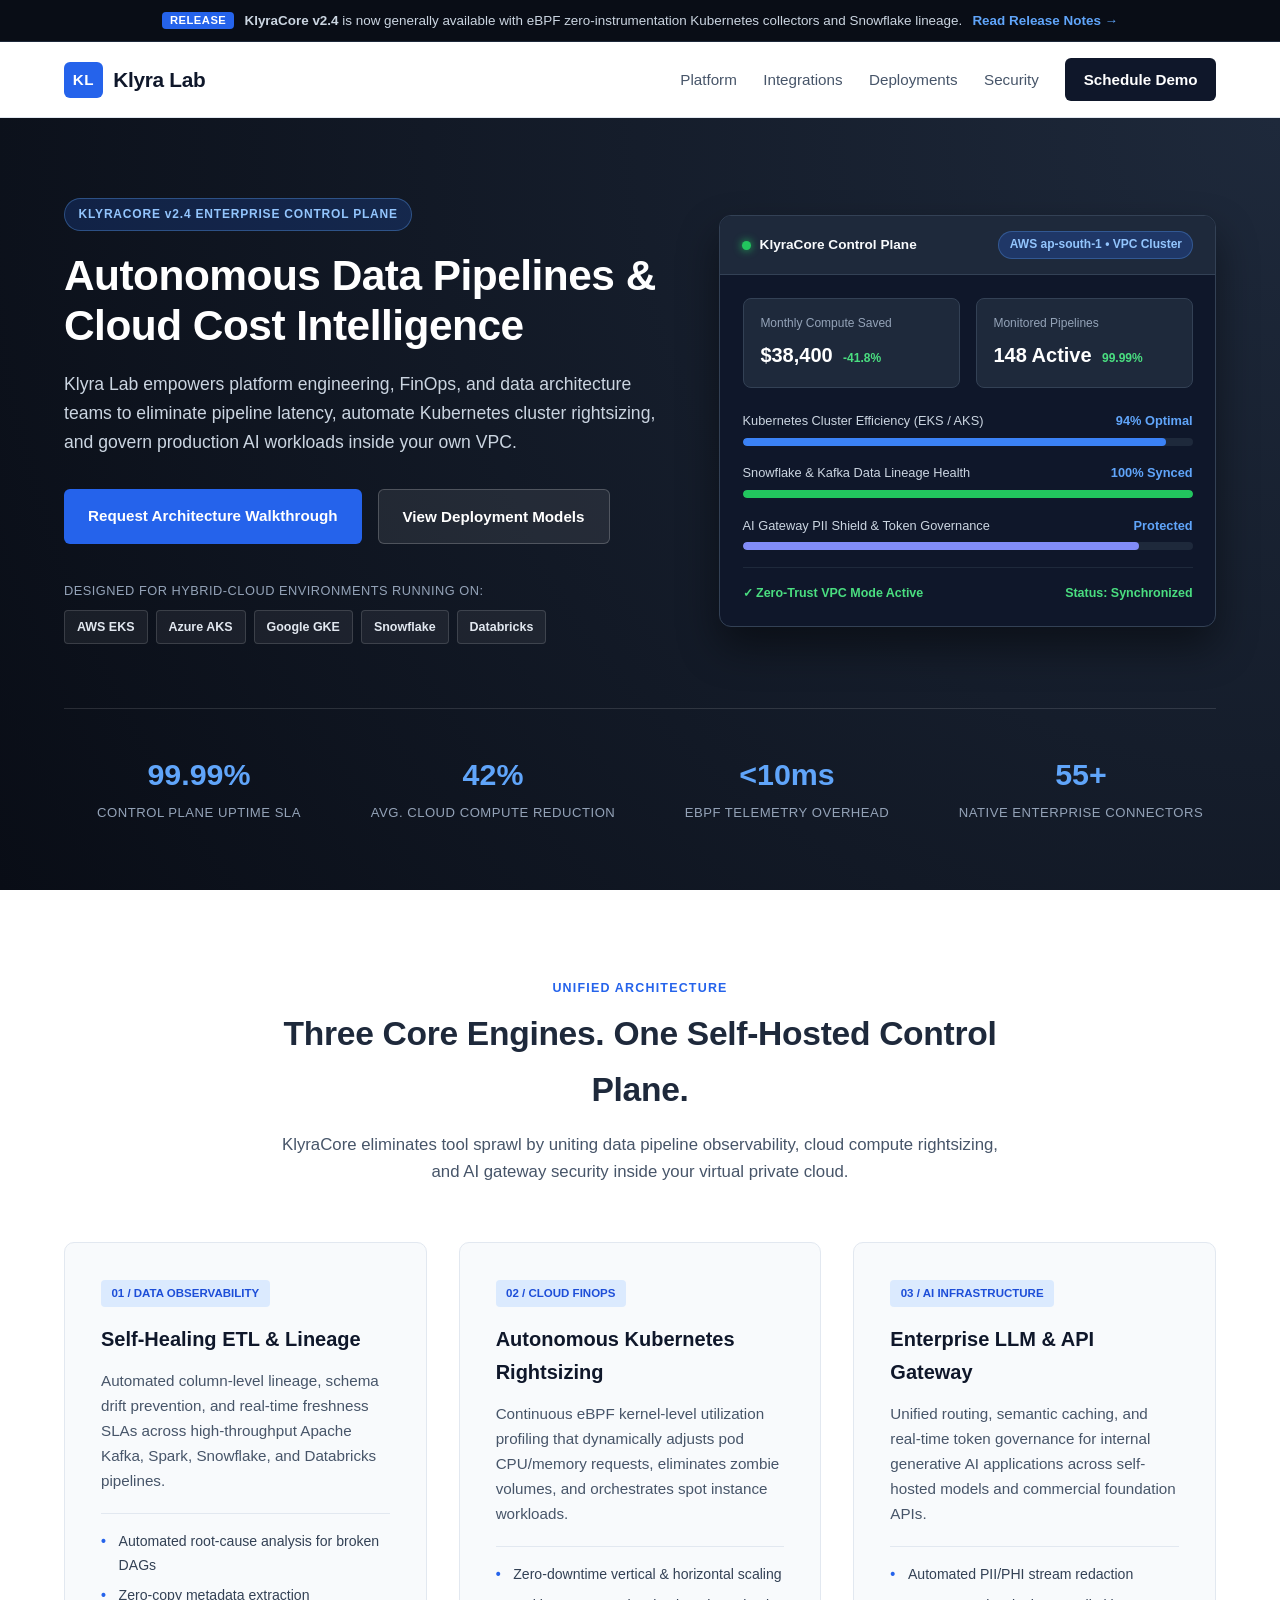
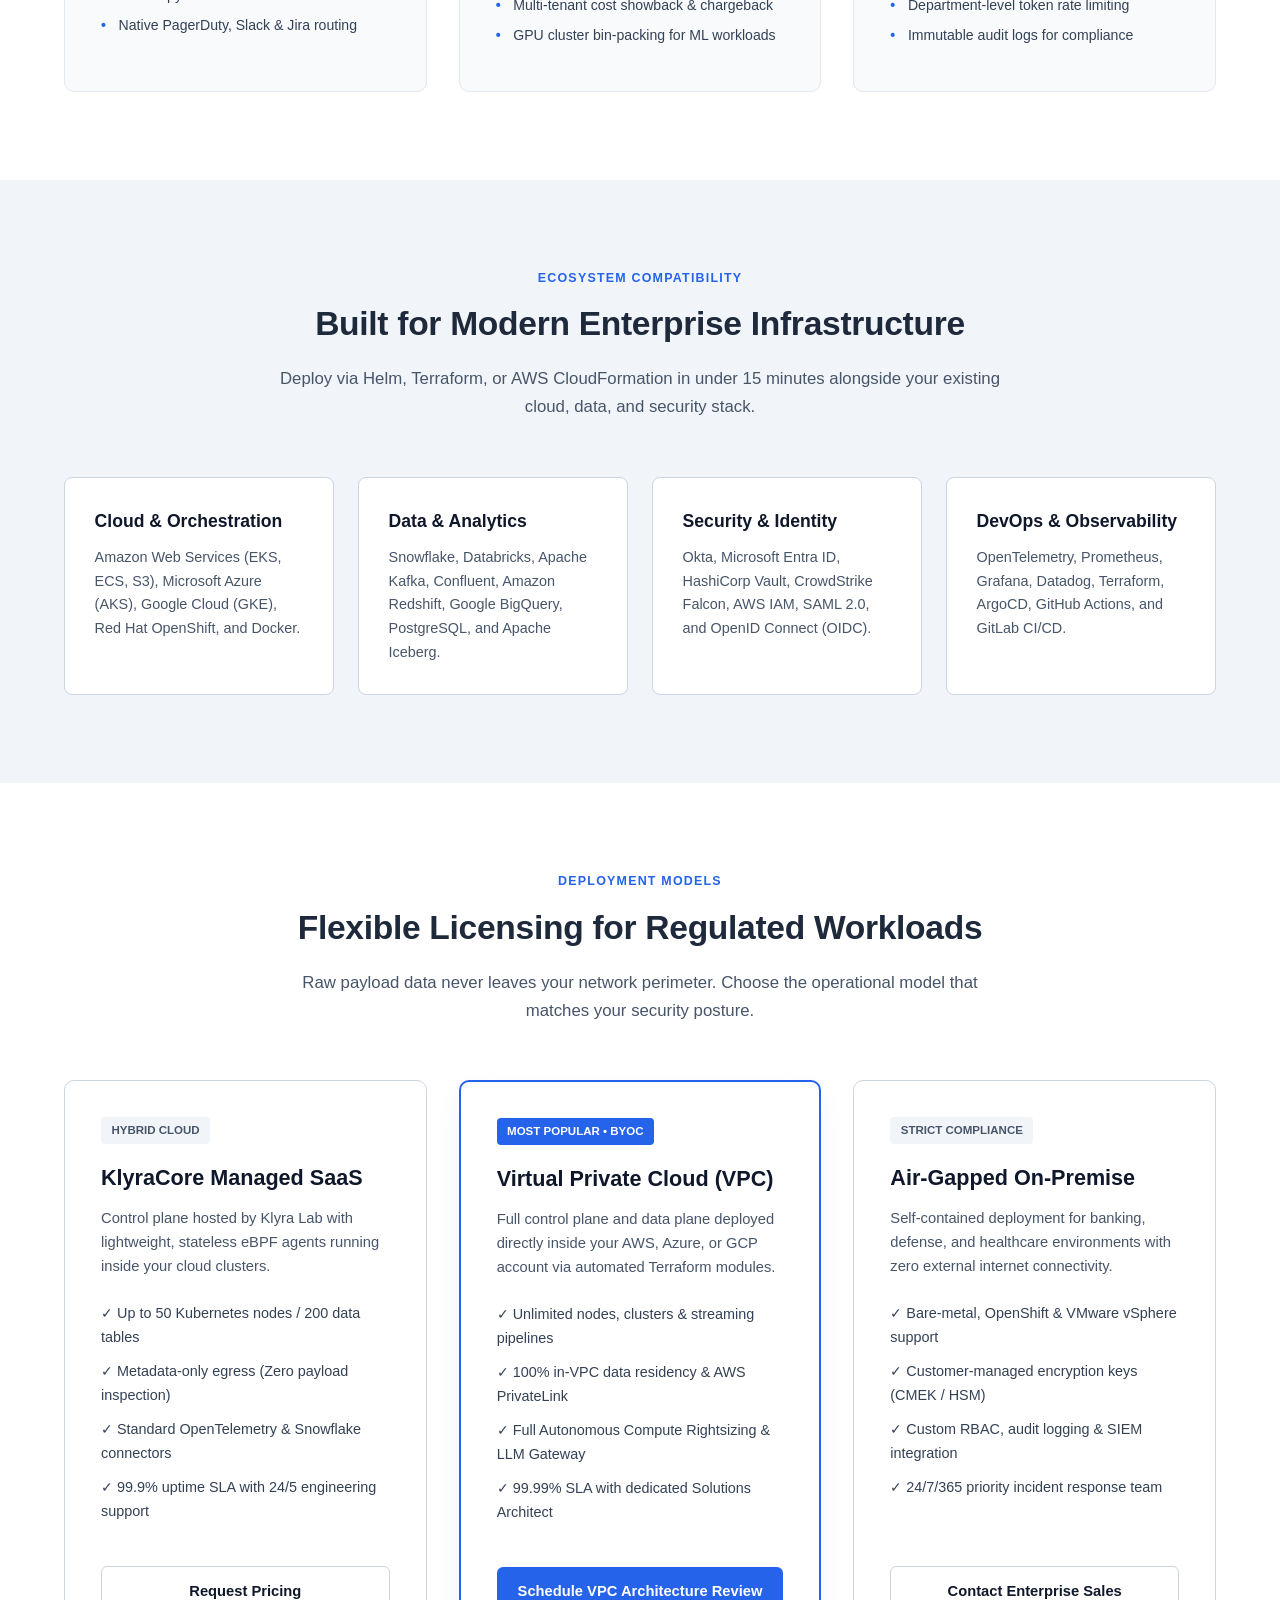
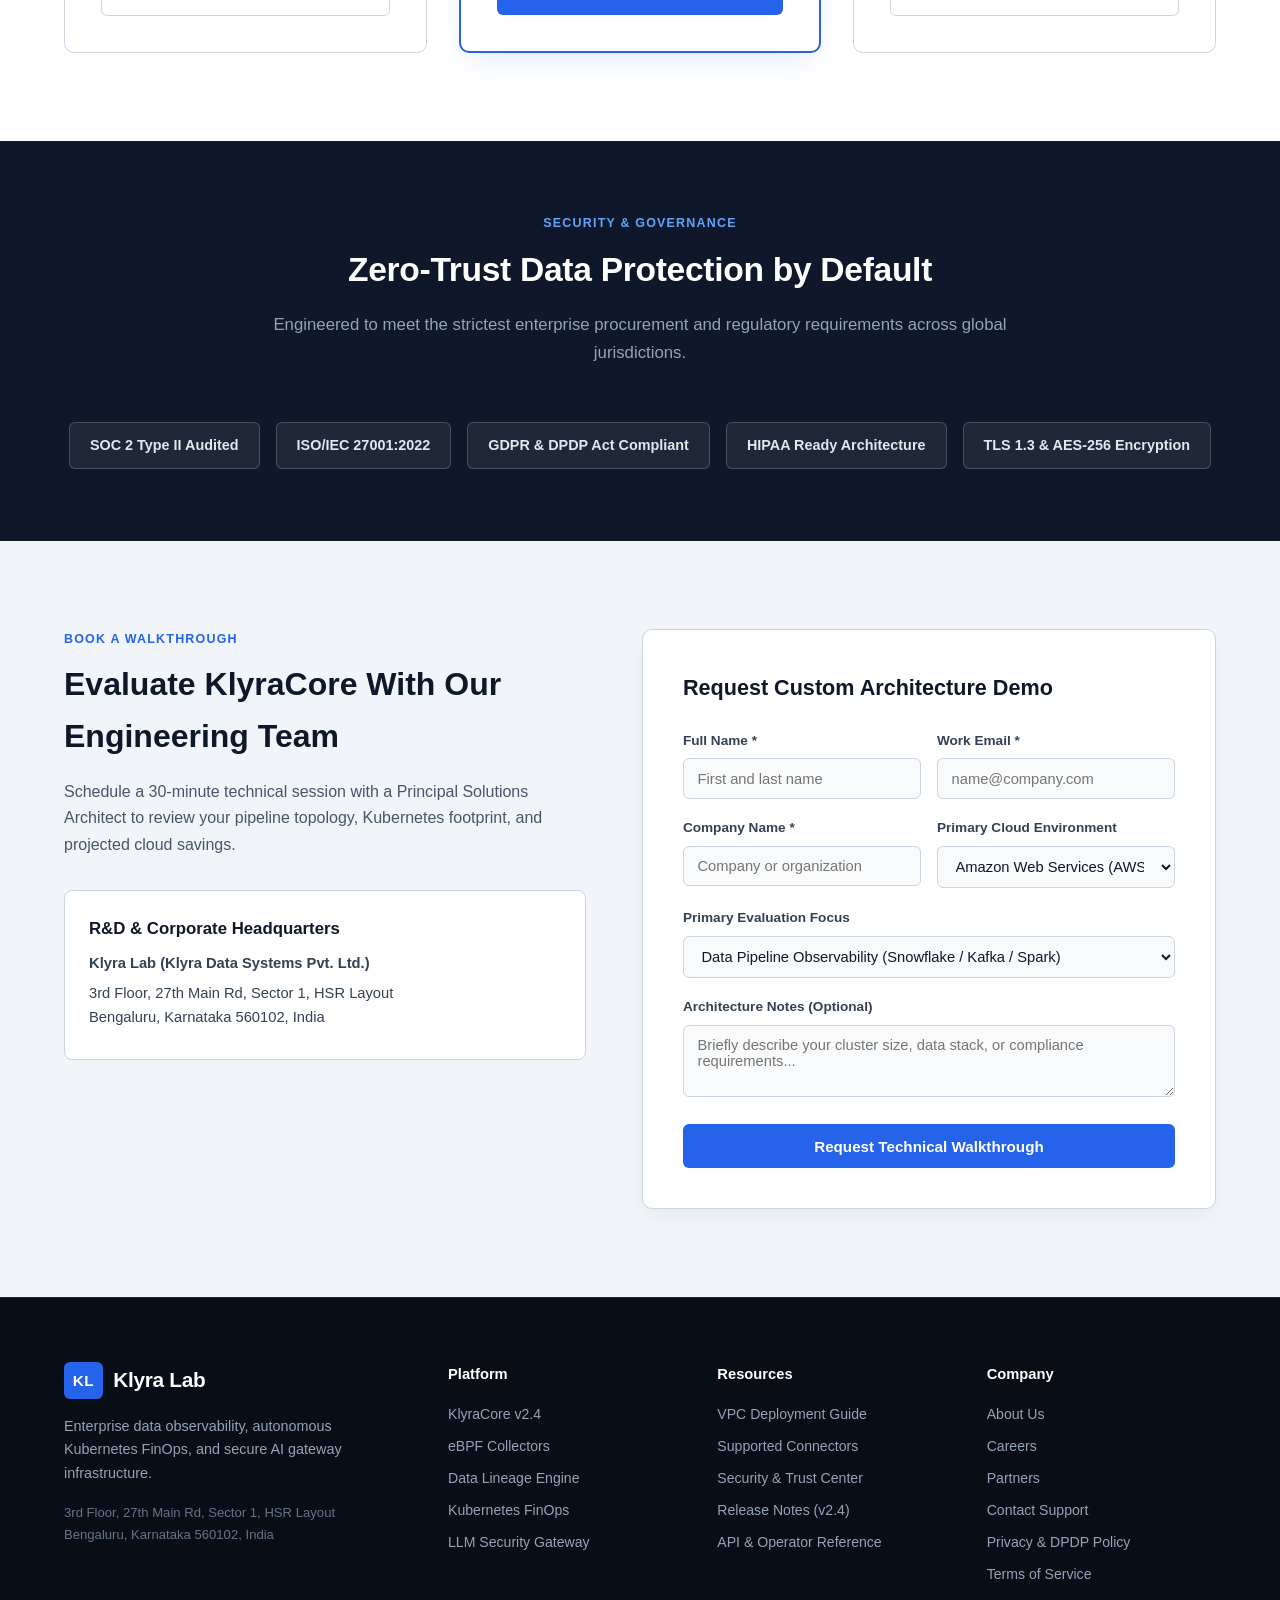
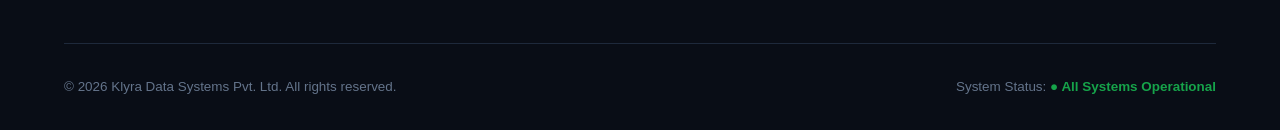
<file: index.html>
<!DOCTYPE html>
<html lang="en">
<head>
    <meta charset="UTF-8">
    <meta name="viewport" content="width=device-width, initial-scale=1.0">
    <meta name="description" content="Klyra Lab builds enterprise data observability, Kubernetes FinOps, and multi-cloud AI gateway infrastructure via KlyraCore. Headquartered in Bengaluru.">
    <meta property="og:title" content="Klyra Lab | Enterprise Data Observability & Cloud Intelligence">
    <meta property="og:description" content="Autonomous data pipelines, real-time Kubernetes compute optimization, and secure LLM routing for enterprise engineering teams.">
    <meta property="og:type" content="website">
    <meta property="og:url" content="https://www.klyralab.in">
    <title>Klyra Lab | Enterprise Data Observability & Cloud Intelligence</title>
    <link rel="icon" type="image/svg+xml" href="data:image/svg+xml,<svg xmlns='http://www.w3.org/2000/svg' viewBox='0 0 100 100'><rect width='100' height='100' rx='20' fill='%232563eb'/><text x='50%' y='54%' dominant-baseline='central' text-anchor='middle' fill='white' font-family='sans-serif' font-weight='800' font-size='52'>KL</text></svg>">
    <link rel="stylesheet" href="style.css">
</head>
<body>
    <!-- Top Announcement Bar -->
    <div class="top-banner">
        <div class="container">
            <span><span class="badge-new">RELEASE</span> <strong>KlyraCore v2.4</strong> is now generally available with eBPF zero-instrumentation Kubernetes collectors and Snowflake lineage. <a href="#" onclick="openModal('release'); return false;">Read Release Notes &rarr;</a></span>
        </div>
    </div>

    <!-- Navigation -->
    <header class="navbar">
        <div class="container nav-container">
            <a href="#" class="brand">
                <span class="logo-mark">KL</span>
                <span class="logo-text">Klyra Lab</span>
            </a>
            <nav>
                <a href="#platform">Platform</a>
                <a href="#integrations">Integrations</a>
                <a href="#deployments">Deployments</a>
                <a href="#security">Security</a>
                <a href="#contact" onclick="selectInquiry('observability')" class="btn-nav">Schedule Demo</a>
            </nav>
        </div>
    </header>

    <main>
        <!-- Hero Split Section with Graphical SaaS Dashboard -->
        <section class="hero">
            <div class="container hero-grid">
                <div class="hero-left">
                    <div class="hero-badge">KLYRACORE v2.4 ENTERPRISE CONTROL PLANE</div>
                    <h1>Autonomous Data Pipelines &amp; Cloud Cost Intelligence</h1>
                    <p>Klyra Lab empowers platform engineering, FinOps, and data architecture teams to eliminate pipeline latency, automate Kubernetes cluster rightsizing, and govern production AI workloads inside your own VPC.</p>
                    <div class="hero-actions">
                        <a href="#contact" onclick="selectInquiry('observability')" class="btn-primary">Request Architecture Walkthrough</a>
                        <a href="#deployments" class="btn-secondary">View Deployment Models</a>
                    </div>
                    <div class="hero-trust">
                        <span>Designed for hybrid-cloud environments running on:</span>
                        <div class="cloud-pills">
                            <a href="#integrations">AWS EKS</a>
                            <a href="#integrations">Azure AKS</a>
                            <a href="#integrations">Google GKE</a>
                            <a href="#integrations">Snowflake</a>
                            <a href="#integrations">Databricks</a>
                        </div>
                    </div>
                </div>

                <!-- Visual SaaS Dashboard UI -->
                <div class="hero-right">
                    <div class="dashboard-preview">
                        <div class="dash-header">
                            <div class="dash-title">
                                <span class="dash-dot"></span>
                                <strong>KlyraCore Control Plane</strong>
                            </div>
                            <span class="dash-region">AWS ap-south-1 &bull; VPC Cluster</span>
                        </div>
                        <div class="dash-body">
                            <div class="dash-kpi-row">
                                <div class="dash-kpi">
                                    <span class="kpi-title">Monthly Compute Saved</span>
                                    <span class="kpi-num">$38,400 <small>-41.8%</small></span>
                                </div>
                                <div class="dash-kpi">
                                    <span class="kpi-title">Monitored Pipelines</span>
                                    <span class="kpi-num">148 Active <small>99.99%</small></span>
                                </div>
                            </div>
                            <div class="dash-bars">
                                <div class="bar-item">
                                    <div class="bar-label">
                                        <span>Kubernetes Cluster Efficiency (EKS / AKS)</span>
                                        <strong>94% Optimal</strong>
                                    </div>
                                    <div class="bar-track"><div class="bar-fill blue" style="width: 94%;"></div></div>
                                </div>
                                <div class="bar-item">
                                    <div class="bar-label">
                                        <span>Snowflake &amp; Kafka Data Lineage Health</span>
                                        <strong>100% Synced</strong>
                                    </div>
                                    <div class="bar-track"><div class="bar-fill green" style="width: 100%;"></div></div>
                                </div>
                                <div class="bar-item">
                                    <div class="bar-label">
                                        <span>AI Gateway PII Shield &amp; Token Governance</span>
                                        <strong>Protected</strong>
                                    </div>
                                    <div class="bar-track"><div class="bar-fill indigo" style="width: 88%;"></div></div>
                                </div>
                            </div>
                            <div class="dash-footer">
                                <span>&#10003; Zero-Trust VPC Mode Active</span>
                                <span>Status: Synchronized</span>
                            </div>
                        </div>
                    </div>
                </div>
            </div>

            <!-- Metrics Bar -->
            <div class="container">
                <div class="hero-metrics">
                    <div class="metric">
                        <span class="metric-val">99.99%</span>
                        <span class="metric-label">Control Plane Uptime SLA</span>
                    </div>
                    <div class="metric">
                        <span class="metric-val">42%</span>
                        <span class="metric-label">Avg. Cloud Compute Reduction</span>
                    </div>
                    <div class="metric">
                        <span class="metric-val">&lt;10ms</span>
                        <span class="metric-label">eBPF Telemetry Overhead</span>
                    </div>
                    <div class="metric">
                        <span class="metric-val">55+</span>
                        <span class="metric-label">Native Enterprise Connectors</span>
                    </div>
                </div>
            </div>
        </section>

        <!-- Product Architecture Section -->
        <section id="platform" class="section-white">
            <div class="container">
                <div class="section-header">
                    <span class="sub-title">UNIFIED ARCHITECTURE</span>
                    <h2>Three Core Engines. One Self-Hosted Control Plane.</h2>
                    <p>KlyraCore eliminates tool sprawl by uniting data pipeline observability, cloud compute rightsizing, and AI gateway security inside your virtual private cloud.</p>
                </div>
                <div class="grid-3">
                    <div class="card">
                        <div class="card-tag">01 / DATA OBSERVABILITY</div>
                        <h3>Self-Healing ETL &amp; Lineage</h3>
                        <p>Automated column-level lineage, schema drift prevention, and real-time freshness SLAs across high-throughput Apache Kafka, Spark, Snowflake, and Databricks pipelines.</p>
                        <ul class="card-bullets">
                            <li>Automated root-cause analysis for broken DAGs</li>
                            <li>Zero-copy metadata extraction</li>
                            <li>Native PagerDuty, Slack &amp; Jira routing</li>
                        </ul>
                    </div>
                    <div class="card">
                        <div class="card-tag">02 / CLOUD FINOPS</div>
                        <h3>Autonomous Kubernetes Rightsizing</h3>
                        <p>Continuous eBPF kernel-level utilization profiling that dynamically adjusts pod CPU/memory requests, eliminates zombie volumes, and orchestrates spot instance workloads.</p>
                        <ul class="card-bullets">
                            <li>Zero-downtime vertical &amp; horizontal scaling</li>
                            <li>Multi-tenant cost showback &amp; chargeback</li>
                            <li>GPU cluster bin-packing for ML workloads</li>
                        </ul>
                    </div>
                    <div class="card">
                        <div class="card-tag">03 / AI INFRASTRUCTURE</div>
                        <h3>Enterprise LLM &amp; API Gateway</h3>
                        <p>Unified routing, semantic caching, and real-time token governance for internal generative AI applications across self-hosted models and commercial foundation APIs.</p>
                        <ul class="card-bullets">
                            <li>Automated PII/PHI stream redaction</li>
                            <li>Department-level token rate limiting</li>
                            <li>Immutable audit logs for compliance</li>
                        </ul>
                    </div>
                </div>
            </div>
        </section>

        <!-- Ecosystem & Stack Integrations -->
        <section id="integrations" class="section-gray">
            <div class="container">
                <div class="section-header">
                    <span class="sub-title">ECOSYSTEM COMPATIBILITY</span>
                    <h2>Built for Modern Enterprise Infrastructure</h2>
                    <p>Deploy via Helm, Terraform, or AWS CloudFormation in under 15 minutes alongside your existing cloud, data, and security stack.</p>
                </div>
                <div class="grid-4">
                    <div class="vertical-box">
                        <h4>Cloud &amp; Orchestration</h4>
                        <p>Amazon Web Services (EKS, ECS, S3), Microsoft Azure (AKS), Google Cloud (GKE), Red Hat OpenShift, and Docker.</p>
                    </div>
                    <div class="vertical-box">
                        <h4>Data &amp; Analytics</h4>
                        <p>Snowflake, Databricks, Apache Kafka, Confluent, Amazon Redshift, Google BigQuery, PostgreSQL, and Apache Iceberg.</p>
                    </div>
                    <div class="vertical-box">
                        <h4>Security &amp; Identity</h4>
                        <p>Okta, Microsoft Entra ID, HashiCorp Vault, CrowdStrike Falcon, AWS IAM, SAML 2.0, and OpenID Connect (OIDC).</p>
                    </div>
                    <div class="vertical-box">
                        <h4>DevOps &amp; Observability</h4>
                        <p>OpenTelemetry, Prometheus, Grafana, Datadog, Terraform, ArgoCD, GitHub Actions, and GitLab CI/CD.</p>
                    </div>
                </div>
            </div>
        </section>

        <!-- Deployment & Licensing Tiers -->
        <section id="deployments" class="section-white">
            <div class="container">
                <div class="section-header">
                    <span class="sub-title">DEPLOYMENT MODELS</span>
                    <h2>Flexible Licensing for Regulated Workloads</h2>
                    <p>Raw payload data never leaves your network perimeter. Choose the operational model that matches your security posture.</p>
                </div>
                <div class="grid-3">
                    <div class="tier-card">
                        <span class="tier-badge">HYBRID CLOUD</span>
                        <h3>KlyraCore Managed SaaS</h3>
                        <p class="tier-desc">Control plane hosted by Klyra Lab with lightweight, stateless eBPF agents running inside your cloud clusters.</p>
                        <ul class="tier-list">
                            <li>&check; Up to 50 Kubernetes nodes / 200 data tables</li>
                            <li>&check; Metadata-only egress (Zero payload inspection)</li>
                            <li>&check; Standard OpenTelemetry &amp; Snowflake connectors</li>
                            <li>&check; 99.9% uptime SLA with 24/5 engineering support</li>
                        </ul>
                        <a href="#contact" onclick="selectInquiry('observability', 'Inquiry: KlyraCore Managed SaaS Tier pricing & architecture')" class="btn-outline">Request Pricing</a>
                    </div>
                    <div class="tier-card featured-tier">
                        <span class="tier-badge-featured">MOST POPULAR &bull; BYOC</span>
                        <h3>Virtual Private Cloud (VPC)</h3>
                        <p class="tier-desc">Full control plane and data plane deployed directly inside your AWS, Azure, or GCP account via automated Terraform modules.</p>
                        <ul class="tier-list">
                            <li>&check; Unlimited nodes, clusters &amp; streaming pipelines</li>
                            <li>&check; 100% in-VPC data residency &amp; AWS PrivateLink</li>
                            <li>&check; Full Autonomous Compute Rightsizing &amp; LLM Gateway</li>
                            <li>&check; 99.99% SLA with dedicated Solutions Architect</li>
                        </ul>
                        <a href="#contact" onclick="selectInquiry('finops', 'Inquiry: BYOC Virtual Private Cloud (VPC) Architecture Review')" class="btn-primary-full">Schedule VPC Architecture Review</a>
                    </div>
                    <div class="tier-card">
                        <span class="tier-badge">STRICT COMPLIANCE</span>
                        <h3>Air-Gapped On-Premise</h3>
                        <p class="tier-desc">Self-contained deployment for banking, defense, and healthcare environments with zero external internet connectivity.</p>
                        <ul class="tier-list">
                            <li>&check; Bare-metal, OpenShift &amp; VMware vSphere support</li>
                            <li>&check; Customer-managed encryption keys (CMEK / HSM)</li>
                            <li>&check; Custom RBAC, audit logging &amp; SIEM integration</li>
                            <li>&check; 24/7/365 priority incident response team</li>
                        </ul>
                        <a href="#contact" onclick="selectInquiry('llmgateway', 'Inquiry: Air-Gapped On-Premise Enterprise Licensing')" class="btn-outline">Contact Enterprise Sales</a>
                    </div>
                </div>
            </div>
        </section>

        <!-- Security & Compliance -->
        <section id="security" class="section-dark">
            <div class="container">
                <div class="section-header-dark">
                    <span class="sub-title-light">SECURITY &amp; GOVERNANCE</span>
                    <h2>Zero-Trust Data Protection by Default</h2>
                    <p>Engineered to meet the strictest enterprise procurement and regulatory requirements across global jurisdictions.</p>
                </div>
                <div class="badges">
                    <div class="badge-item">SOC 2 Type II Audited</div>
                    <div class="badge-item">ISO/IEC 27001:2022</div>
                    <div class="badge-item">GDPR &amp; DPDP Act Compliant</div>
                    <div class="badge-item">HIPAA Ready Architecture</div>
                    <div class="badge-item">TLS 1.3 &amp; AES-256 Encryption</div>
                </div>
            </div>
        </section>

        <!-- Interactive Enterprise Demo Form & Office -->
        <section id="contact" class="section-gray">
            <div class="container">
                <div class="contact-split">
                    <!-- Left: Office & Direct Contact Info -->
                    <div class="contact-info">
                        <span class="sub-title">BOOK A WALKTHROUGH</span>
                        <h2>Evaluate KlyraCore With Our Engineering Team</h2>
                        <p>Schedule a 30-minute technical session with a Principal Solutions Architect to review your pipeline topology, Kubernetes footprint, and projected cloud savings.</p>

                        <div class="office-block">
                            <h4>R&amp;D &amp; Corporate Headquarters</h4>
                            <p><strong>Klyra Lab (Klyra Data Systems Pvt. Ltd.)</strong></p>
                            <p>3rd Floor, 27th Main Rd, Sector 1, HSR Layout<br>Bengaluru, Karnataka 560102, India</p>
                        </div>
                    </div>

                    <!-- Right: Interactive Request Demo Form -->
                    <div class="contact-form-card">
                        <h3>Request Custom Architecture Demo</h3>
                        <form id="demoForm" onsubmit="handleDemoSubmit(event)">
                            <div class="form-row">
                                <div class="form-group">
                                    <label for="fname">Full Name *</label>
                                    <input type="text" id="fname" required placeholder="First and last name">
                                </div>
                                <div class="form-group">
                                    <label for="wemail">Work Email *</label>
                                    <input type="email" id="wemail" required placeholder="name@company.com">
                                </div>
                            </div>
                            <div class="form-row">
                                <div class="form-group">
                                    <label for="company">Company Name *</label>
                                    <input type="text" id="company" required placeholder="Company or organization">
                                </div>
                                <div class="form-group">
                                    <label for="cloud">Primary Cloud Environment</label>
                                    <select id="cloud">
                                        <option value="aws">Amazon Web Services (AWS)</option>
                                        <option value="azure">Microsoft Azure</option>
                                        <option value="gcp">Google Cloud Platform (GCP)</option>
                                        <option value="multicloud">Multi-Cloud / Hybrid On-Prem</option>
                                    </select>
                                </div>
                            </div>
                            <div class="form-group">
                                <label for="workload">Primary Evaluation Focus</label>
                                <select id="workload">
                                    <option value="observability">Data Pipeline Observability (Snowflake / Kafka / Spark)</option>
                                    <option value="finops">Kubernetes Compute Rightsizing &amp; Cloud FinOps</option>
                                    <option value="llmgateway">Enterprise LLM Gateway &amp; AI Governance</option>
                                    <option value="partner">ISV Ecosystem &amp; Technology Partnership</option>
                                </select>
                            </div>
                            <div class="form-group">
                                <label for="notes">Architecture Notes (Optional)</label>
                                <textarea id="notes" rows="3" placeholder="Briefly describe your cluster size, data stack, or compliance requirements..."></textarea>
                            </div>
                            <button type="submit" class="btn-submit">Request Technical Walkthrough</button>
                            <p id="formFeedback" class="form-feedback">Thank you. Your request has been routed to our Solutions Architecture desk. A confirmation will be sent from sales@klyralab.in.</p>
                        </form>
                    </div>
                </div>
            </div>
        </section>
    </main>

    <!-- Multi-Column Enterprise Footer -->
    <footer>
        <div class="container">
            <div class="footer-grid">
                <div class="footer-col-brand">
                    <div class="brand-footer">
                        <span class="logo-mark">KL</span>
                        <span class="logo-text-white">Klyra Lab</span>
                    </div>
                    <p class="footer-desc">Enterprise data observability, autonomous Kubernetes FinOps, and secure AI gateway infrastructure.</p>
                    <p class="footer-addr">3rd Floor, 27th Main Rd, Sector 1, HSR Layout<br>Bengaluru, Karnataka 560102, India</p>
                </div>
                <div class="footer-col">
                    <h5>Platform</h5>
                    <a href="#platform">KlyraCore v2.4</a>
                    <a href="#platform">eBPF Collectors</a>
                    <a href="#platform">Data Lineage Engine</a>
                    <a href="#platform">Kubernetes FinOps</a>
                    <a href="#platform">LLM Security Gateway</a>
                </div>
                <div class="footer-col">
                    <h5>Resources</h5>
                    <a href="#deployments">VPC Deployment Guide</a>
                    <a href="#integrations">Supported Connectors</a>
                    <a href="#security">Security &amp; Trust Center</a>
                    <a href="#" onclick="openModal('release'); return false;">Release Notes (v2.4)</a>
                    <a href="#" onclick="openModal('api'); return false;">API &amp; Operator Reference</a>
                </div>
                <div class="footer-col">
                    <h5>Company</h5>
                    <a href="#contact">About Us</a>
                    <a href="#" onclick="openModal('careers'); return false;">Careers</a>
                    <a href="mailto:partners@klyralab.in">Partners</a>
                    <a href="mailto:support@klyralab.in">Contact Support</a>
                    <a href="#" onclick="openModal('privacy'); return false;">Privacy &amp; DPDP Policy</a>
                    <a href="#" onclick="openModal('terms'); return false;">Terms of Service</a>
                </div>
            </div>
            <div class="footer-bottom">
                <p>&copy; 2026 Klyra Data Systems Pvt. Ltd. All rights reserved.</p>
                <p>System Status: <span class="status-online">&#9679; All Systems Operational</span></p>
            </div>
        </div>
    </footer>

    <!-- Interactive Document Modal for Legal, Technical & Careers Links -->
    <div id="infoModal" class="modal-overlay" onclick="closeModal(event)">
        <div class="modal-box" onclick="event.stopPropagation()">
            <div class="modal-header">
                <h4 id="modalTitle">Document Title</h4>
                <button class="modal-close" onclick="closeModal()">&times;</button>
            </div>
            <div id="modalBody" class="modal-body"></div>
        </div>
    </div>

    <script>
        function handleDemoSubmit(e) {
            e.preventDefault();
            var feedback = document.getElementById('formFeedback');
            feedback.style.display = 'block';
            document.getElementById('demoForm').reset();
        }

        function selectInquiry(type, noteText) {
            var select = document.getElementById('workload');
            if (select) select.value = type;
            if (noteText) {
                var notes = document.getElementById('notes');
                if (notes) notes.value = noteText;
            }
            setTimeout(function() {
                var fname = document.getElementById('fname');
                if (fname) fname.focus();
            }, 400);
        }

        var modalDocs = {
            release: {
                title: "KlyraCore v2.4 — Enterprise Release Notes",
                body: "<p><strong>Release Version:</strong> v2.4.0-LTS (Build 2026.10)</p><p><strong>Key Architecture Enhancements:</strong></p><ul><li><strong>Zero-Instrumentation eBPF Collector:</strong> Reduced kernel memory footprint by 34% across Linux 5.15+ nodes running on AWS EKS, Azure AKS, and Google GKE.</li><li><strong>Snowflake &amp; Iceberg Column Lineage:</strong> Real-time automated DAG parsing and automated quarantine policies for upstream schema drift.</li><li><strong>LLM Gateway Presidio Engine:</strong> Sub-4ms inline PII/PHI redaction for enterprise RAG pipelines and OpenAI/Anthropic/vLLM endpoints.</li><li><strong>Autonomous Spot Orchestrator:</strong> Predictive node draining 90 seconds prior to cloud spot instance reclamation.</li></ul>"
            },
            api: {
                title: "KlyraCore Kubernetes Operator & REST API Reference",
                body: "<p><strong>Base Control Plane Endpoint:</strong> <code>https://api.klyralab.in/v2/telemetry</code></p><p><strong>CRD Schema Group:</strong> <code>observability.klyralab.in/v2beta4</code></p><p><strong>Authentication:</strong> Mutual TLS (mTLS) client certificates or OIDC bearer tokens via enterprise IAM (Okta / Microsoft Entra ID / AWS IAM Roles for Service Accounts).</p><p><strong>Deployment CLI:</strong></p><pre style='background:#0f172a;color:#e2e8f0;padding:12px;border-radius:6px;margin-top:8px;font-family:monospace;font-size:0.82rem;'>helm repo add klyralab https://charts.klyralab.in\nhelm install klyracore-operator klyralab/klyracore --namespace klyra-system --create-namespace</pre><p style='margin-top:12px;'>For full OpenAPI 3.1 specifications and VPC Terraform modules, contact Solutions Architecture at <strong><a href='mailto:support@klyralab.in'>support@klyralab.in</a></strong> or <strong><a href='mailto:sales@klyralab.in'>sales@klyralab.in</a></strong>.</p>"
            },
            careers: {
                title: "Careers at Klyra Lab",
                body: "<p>We are expanding our core platform and systems engineering teams at our HSR Layout, Bengaluru headquarters.</p><p><strong>Open Positions (Hybrid / Bengaluru):</strong></p><ul><li><strong>Senior Systems Engineer — eBPF &amp; Linux Kernel</strong> (Go, C, Kubernetes CNI)</li><li><strong>Staff Data Platform Engineer</strong> (Apache Kafka, Snowflake, Rust/Scala)</li><li><strong>Cloud Solutions Architect — Enterprise FinOps</strong> (AWS/Azure, Terraform, Kubernetes)</li></ul><p>To apply, send your resume and GitHub/portfolio link to our talent team at <strong><a href='mailto:careers@klyralab.in'>careers@klyralab.in</a></strong>.</p>"
            },
            privacy: {
                title: "Privacy Policy & Digital Personal Data Protection (DPDP) Notice",
                body: "<p><strong>Effective Date:</strong> January 1, 2026</p><p><strong>Data Controller:</strong> Klyra Data Systems Pvt. Ltd. (3rd Floor, 27th Main Rd, Sector 1, HSR Layout, Bengaluru, Karnataka 560102).</p><p><strong>1. Enterprise Telemetry Privacy:</strong> KlyraCore is architected on a zero-payload-egress model. All operational telemetry, database schemas, and Kubernetes metrics remain strictly within the customer's designated Virtual Private Cloud (VPC).</p><p><strong>2. Corporate Contact Data:</strong> Business contact details submitted via our architecture demo request forms are processed solely for enterprise provisioning, technical support, and partnership communications in compliance with GDPR and the Digital Personal Data Protection Act (DPDP Act, India).</p>"
            },
            terms: {
                title: "Enterprise Terms of Service & Master Software License",
                body: "<p><strong>Legal Entity:</strong> Klyra Data Systems Pvt. Ltd. (&ldquo;Klyra Lab&rdquo;)</p><p><strong>1. Scope of License:</strong> Subject to an executed Master Services Agreement (MSA) or Enterprise Order Form, Klyra Lab grants Customer a non-exclusive, non-transferable license to deploy the KlyraCore Operator and Control Plane across authorized Kubernetes clusters and cloud accounts.</p><p><strong>2. Service Level Agreement (SLA):</strong> Enterprise VPC and Managed SaaS deployments carry a 99.99% monthly control plane uptime commitment backed by service credits.</p>"
            }
        };

        function openModal(key) {
            var doc = modalDocs[key];
            if (!doc) return;
            document.getElementById('modalTitle').innerText = doc.title;
            document.getElementById('modalBody').innerHTML = doc.body;
            document.getElementById('infoModal').style.display = 'flex';
        }

        function closeModal() {
            document.getElementById('infoModal').style.display = 'none';
        }
    </script>
</body>
</html>
</file>
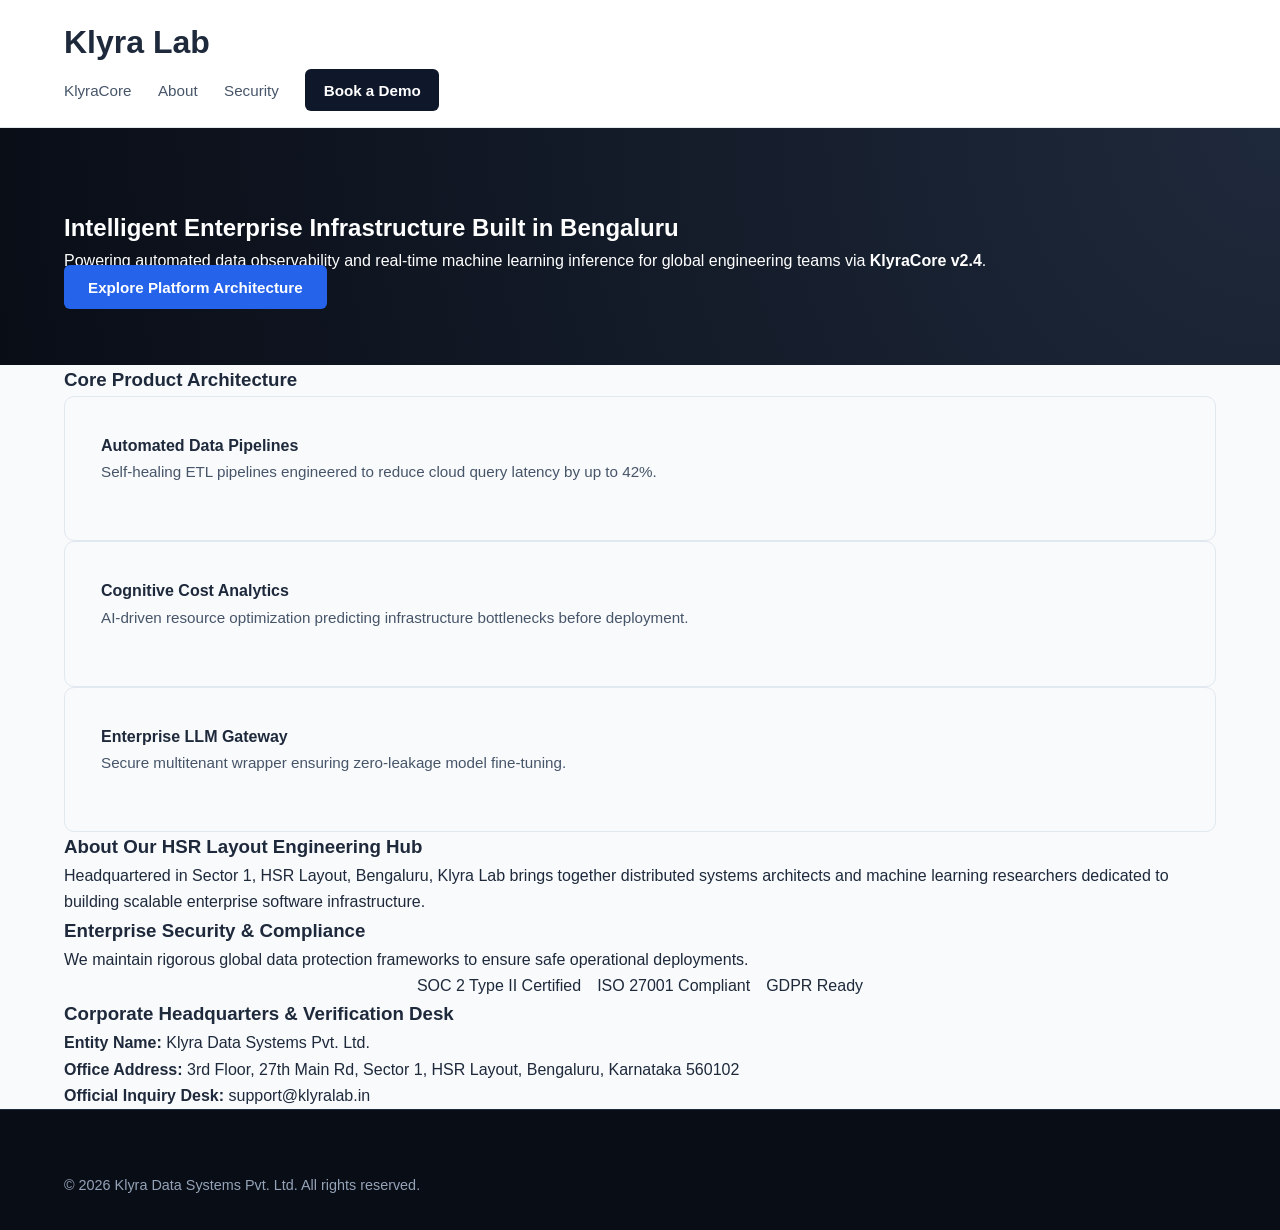
<file: index.html.html>
<!DOCTYPE html>
<html lang="en">
<head>
    <meta charset="UTF-8">
    <meta name="viewport" content="width=device-width, initial-scale=1.0">
    <title>Klyra Lab | Enterprise AI & Data Intelligence Platform</title>
    <link rel="stylesheet" href="style.css">
</head>
<body>
    <header class="navbar">
        <div class="container">
            <h1 class="logo">Klyra Lab</h1>
            <nav>
                <a href="#product">KlyraCore</a>
                <a href="#about">About</a>
                <a href="#security">Security</a>
                <a href="#contact" class="btn-nav">Book a Demo</a>
            </nav>
        </div>
    </header>

    <main>
        <section class="hero">
            <div class="container">
                <h2>Intelligent Enterprise Infrastructure Built in Bengaluru</h2>
                <p>Powering automated data observability and real-time machine learning inference for global engineering teams via <strong>KlyraCore v2.4</strong>.</p>
                <a href="#contact" class="btn-primary">Explore Platform Architecture</a>
            </div>
        </section>

        <section id="product" class="features">
            <div class="container">
                <h3>Core Product Architecture</h3>
                <div class="grid">
                    <div class="card">
                        <h4>Automated Data Pipelines</h4>
                        <p>Self-healing ETL pipelines engineered to reduce cloud query latency by up to 42%.</p>
                    </div>
                    <div class="card">
                        <h4>Cognitive Cost Analytics</h4>
                        <p>AI-driven resource optimization predicting infrastructure bottlenecks before deployment.</p>
                    </div>
                    <div class="card">
                        <h4>Enterprise LLM Gateway</h4>
                        <p>Secure multitenant wrapper ensuring zero-leakage model fine-tuning.</p>
                    </div>
                </div>
            </div>
        </section>

        <section id="about" class="about">
            <div class="container">
                <h3>About Our HSR Layout Engineering Hub</h3>
                <p>Headquartered in Sector 1, HSR Layout, Bengaluru, Klyra Lab brings together distributed systems architects and machine learning researchers dedicated to building scalable enterprise software infrastructure.</p>
            </div>
        </section>

        <section id="security" class="compliance">
            <div class="container">
                <h3>Enterprise Security & Compliance</h3>
                <p>We maintain rigorous global data protection frameworks to ensure safe operational deployments.</p>
                <div class="badges">
                    <span>SOC 2 Type II Certified</span>
                    <span>ISO 27001 Compliant</span>
                    <span>GDPR Ready</span>
                </div>
            </div>
        </section>

        <section id="contact" class="contact">
            <div class="container">
                <h3>Corporate Headquarters & Verification Desk</h3>
                <div class="contact-box">
                    <p><strong>Entity Name:</strong> Klyra Data Systems Pvt. Ltd.</p>
                    <p><strong>Office Address:</strong> 3rd Floor, 27th Main Rd, Sector 1, HSR Layout, Bengaluru, Karnataka 560102</p>
                    <p><strong>Official Inquiry Desk:</strong> support@klyralab.in</p>
                </div>
            </div>
        </section>
    </main>

    <footer>
        <div class="container">
            <p>&copy; 2026 Klyra Data Systems Pvt. Ltd. All rights reserved.</p>
        </div>
    </footer>
</body>
</html>
</file>
<file: style.css>
* {
    margin: 0;
    padding: 0;
    box-sizing: border-box;
    font-family: -apple-system, BlinkMacSystemFont, "Segoe UI", Roboto, "Helvetica Neue", Arial, sans-serif;
}

html {
    scroll-behavior: smooth;
}

body {
    background-color: #f8fafc;
    color: #1e293b;
    line-height: 1.65;
}

.container {
    width: 90%;
    max-width: 1180px;
    margin: 0 auto;
}

/* Top Banner */
.top-banner {
    background-color: #090d16;
    color: #cbd5e1;
    font-size: 0.84rem;
    padding: 0.6rem 0;
    text-align: center;
    border-bottom: 1px solid #1e293b;
}

.badge-new {
    background: #2563eb;
    color: #ffffff;
    font-size: 0.7rem;
    font-weight: 700;
    padding: 0.15rem 0.5rem;
    border-radius: 4px;
    margin-right: 0.4rem;
    letter-spacing: 0.5px;
}

.top-banner a {
    color: #60a5fa;
    text-decoration: none;
    font-weight: 600;
    margin-left: 0.4rem;
}

.top-banner a:hover {
    text-decoration: underline;
}

/* Navbar */
.navbar {
    background: rgba(255, 255, 255, 0.96);
    backdrop-filter: blur(10px);
    border-bottom: 1px solid #e2e8f0;
    padding: 1rem 0;
    position: sticky;
    top: 0;
    z-index: 1000;
}

.nav-container {
    display: flex;
    justify-content: space-between;
    align-items: center;
}

.brand {
    display: flex;
    align-items: center;
    gap: 0.65rem;
    text-decoration: none;
}

.logo-mark {
    background: #2563eb;
    color: #ffffff;
    font-weight: 800;
    font-size: 0.95rem;
    padding: 0.35rem 0.55rem;
    border-radius: 6px;
    letter-spacing: 0.5px;
}

.logo-text {
    font-size: 1.3rem;
    font-weight: 800;
    color: #0f172a;
    letter-spacing: -0.3px;
}

.logo-text-white {
    font-size: 1.3rem;
    font-weight: 800;
    color: #ffffff;
    letter-spacing: -0.3px;
}

nav {
    display: flex;
    align-items: center;
    gap: 1.65rem;
    flex-wrap: wrap;
}

nav a {
    text-decoration: none;
    color: #475569;
    font-weight: 500;
    font-size: 0.95rem;
    transition: color 0.2s;
}

nav a:hover {
    color: #2563eb;
}

.btn-nav {
    background: #0f172a;
    color: #ffffff !important;
    padding: 0.55rem 1.15rem;
    border-radius: 6px;
    font-weight: 600;
}

.btn-nav:hover {
    background: #2563eb;
}

/* Hero Split Layout */
.hero {
    background: radial-gradient(circle at top right, #1e293b 0%, #090d16 100%);
    color: #ffffff;
    padding: 5rem 0 4rem 0;
}

.hero-grid {
    display: grid;
    grid-template-columns: 1.1fr 0.9fr;
    gap: 3rem;
    align-items: center;
    margin-bottom: 4rem;
}

.hero-badge {
    display: inline-block;
    background: rgba(37, 99, 235, 0.2);
    border: 1px solid rgba(96, 165, 250, 0.35);
    color: #93c5fd;
    font-size: 0.75rem;
    font-weight: 700;
    padding: 0.35rem 0.85rem;
    border-radius: 999px;
    letter-spacing: 0.8px;
    margin-bottom: 1.25rem;
}

.hero-left h1 {
    font-size: 2.65rem;
    font-weight: 800;
    margin-bottom: 1.2rem;
    line-height: 1.18;
    letter-spacing: -0.5px;
}

.hero-left p {
    font-size: 1.1rem;
    color: #cbd5e1;
    margin-bottom: 2rem;
}

.hero-actions {
    display: flex;
    gap: 1rem;
    flex-wrap: wrap;
    margin-bottom: 2.25rem;
}

.btn-primary {
    background: #2563eb;
    color: #ffffff;
    padding: 0.85rem 1.5rem;
    border-radius: 6px;
    text-decoration: none;
    font-weight: 600;
    font-size: 0.95rem;
    transition: background 0.2s;
}

.btn-primary:hover {
    background: #1d4ed8;
}

.btn-secondary {
    background: rgba(255, 255, 255, 0.08);
    border: 1px solid rgba(255, 255, 255, 0.2);
    color: #ffffff;
    padding: 0.85rem 1.5rem;
    border-radius: 6px;
    text-decoration: none;
    font-weight: 600;
    font-size: 0.95rem;
    transition: background 0.2s;
}

.btn-secondary:hover {
    background: rgba(255, 255, 255, 0.15);
}

.hero-trust span {
    display: block;
    font-size: 0.8rem;
    color: #94a3b8;
    margin-bottom: 0.6rem;
    text-transform: uppercase;
    letter-spacing: 0.5px;
}

.cloud-pills {
    display: flex;
    gap: 0.5rem;
    flex-wrap: wrap;
}

.cloud-pills span,
.cloud-pills a {
    background: rgba(255, 255, 255, 0.06);
    border: 1px solid rgba(255, 255, 255, 0.14);
    color: #e2e8f0;
    font-size: 0.78rem;
    font-weight: 600;
    padding: 0.35rem 0.75rem;
    border-radius: 4px;
    text-transform: none;
    text-decoration: none;
    transition: all 0.2s;
}

.cloud-pills a:hover {
    background: rgba(37, 99, 235, 0.35);
    border-color: #60a5fa;
    color: #ffffff;
}

/* Visual SaaS Dashboard Mockup */
.dashboard-preview {
    background: #0f172a;
    border: 1px solid #334155;
    border-radius: 12px;
    box-shadow: 0 20px 40px rgba(0, 0, 0, 0.45);
    overflow: hidden;
    color: #f8fafc;
}

.dash-header {
    background: #1e293b;
    padding: 0.95rem 1.35rem;
    display: flex;
    justify-content: space-between;
    align-items: center;
    border-bottom: 1px solid #334155;
    font-size: 0.85rem;
}

.dash-title {
    display: flex;
    align-items: center;
    gap: 0.55rem;
}

.dash-dot {
    width: 9px;
    height: 9px;
    background: #22c55e;
    border-radius: 50%;
    box-shadow: 0 0 8px #22c55e;
}

.dash-region {
    font-size: 0.75rem;
    color: #93c5fd;
    background: rgba(37, 99, 235, 0.25);
    border: 1px solid rgba(96, 165, 250, 0.3);
    padding: 0.2rem 0.65rem;
    border-radius: 999px;
    font-weight: 600;
}

.dash-body {
    padding: 1.4rem;
}

.dash-kpi-row {
    display: grid;
    grid-template-columns: 1fr 1fr;
    gap: 1rem;
    margin-bottom: 1.4rem;
}

.dash-kpi {
    background: #1e293b;
    border: 1px solid #334155;
    padding: 0.95rem 1.05rem;
    border-radius: 8px;
}

.kpi-title {
    display: block;
    font-size: 0.75rem;
    color: #94a3b8;
    margin-bottom: 0.3rem;
}

.kpi-num {
    font-size: 1.25rem;
    font-weight: 800;
    color: #ffffff;
}

.kpi-num small {
    font-size: 0.75rem;
    color: #4ade80;
    font-weight: 700;
    margin-left: 0.3rem;
}

.bar-item {
    margin-bottom: 1.05rem;
}

.bar-label {
    display: flex;
    justify-content: space-between;
    font-size: 0.8rem;
    color: #cbd5e1;
    margin-bottom: 0.4rem;
}

.bar-label strong {
    color: #60a5fa;
}

.bar-track {
    width: 100%;
    height: 8px;
    background: #1e293b;
    border-radius: 999px;
    overflow: hidden;
}

.bar-fill {
    height: 100%;
    border-radius: 999px;
}

.bar-fill.blue { background: #3b82f6; }
.bar-fill.green { background: #22c55e; }
.bar-fill.indigo { background: #818cf8; }

.dash-footer {
    display: flex;
    justify-content: space-between;
    padding-top: 0.95rem;
    margin-top: 0.5rem;
    border-top: 1px solid #1e293b;
    font-size: 0.78rem;
    color: #4ade80;
    font-weight: 600;
}

/* Metrics Bar */
.hero-metrics {
    display: grid;
    grid-template-columns: repeat(auto-fit, minmax(200px, 1fr));
    gap: 1.5rem;
    border-top: 1px solid rgba(255, 255, 255, 0.12);
    padding-top: 2.5rem;
    text-align: center;
}

.metric-val {
    display: block;
    font-size: 1.9rem;
    font-weight: 800;
    color: #60a5fa;
}

.metric-label {
    font-size: 0.82rem;
    color: #94a3b8;
    text-transform: uppercase;
    letter-spacing: 0.5px;
}

/* Sections */
.section-white {
    background: #ffffff;
    padding: 5.5rem 0;
}

.section-gray {
    background: #f1f5f9;
    padding: 5.5rem 0;
}

.section-dark {
    background: #0f172a;
    color: #ffffff;
    padding: 4.5rem 0;
    text-align: center;
}

.section-header, .section-header-dark {
    text-align: center;
    max-width: 740px;
    margin: 0 auto 3.5rem auto;
}

.sub-title {
    display: block;
    font-size: 0.78rem;
    font-weight: 700;
    color: #2563eb;
    letter-spacing: 1.2px;
    margin-bottom: 0.5rem;
}

.sub-title-light {
    display: block;
    font-size: 0.78rem;
    font-weight: 700;
    color: #60a5fa;
    letter-spacing: 1.2px;
    margin-bottom: 0.5rem;
}

.section-header h2, .section-header-dark h2 {
    font-size: 2.1rem;
    font-weight: 800;
    margin-bottom: 0.85rem;
    letter-spacing: -0.3px;
}

.section-header p { color: #475569; font-size: 1.05rem; }
.section-header-dark p { color: #94a3b8; font-size: 1.05rem; }

/* Cards & Grids */
.grid-3 {
    display: grid;
    grid-template-columns: repeat(auto-fit, minmax(310px, 1fr));
    gap: 2rem;
}

.card {
    background: #f8fafc;
    padding: 2.25rem;
    border-radius: 10px;
    border: 1px solid #e2e8f0;
    transition: transform 0.2s, box-shadow 0.2s;
}

.card:hover {
    transform: translateY(-3px);
    box-shadow: 0 12px 24px -6px rgba(15, 23, 42, 0.08);
}

.card-tag {
    display: inline-block;
    font-size: 0.72rem;
    font-weight: 700;
    color: #1d4ed8;
    background: #dbeafe;
    padding: 0.25rem 0.65rem;
    border-radius: 4px;
    margin-bottom: 1rem;
}

.card h3 {
    font-size: 1.25rem;
    margin-bottom: 0.75rem;
    color: #0f172a;
}

.card p {
    color: #475569;
    font-size: 0.95rem;
    margin-bottom: 1.25rem;
}

.card-bullets {
    list-style: none;
    border-top: 1px solid #e2e8f0;
    padding-top: 1rem;
}

.card-bullets li {
    font-size: 0.88rem;
    color: #334155;
    margin-bottom: 0.45rem;
    padding-left: 1.1rem;
    position: relative;
}

.card-bullets li::before {
    content: "•";
    color: #2563eb;
    font-weight: bold;
    position: absolute;
    left: 0;
}

.grid-4 {
    display: grid;
    grid-template-columns: repeat(auto-fit, minmax(240px, 1fr));
    gap: 1.5rem;
}

.vertical-box {
    background: #ffffff;
    padding: 1.85rem;
    border-radius: 8px;
    border: 1px solid #cbd5e1;
}

.vertical-box h4 {
    font-size: 1.1rem;
    color: #0f172a;
    margin-bottom: 0.6rem;
}

.vertical-box p {
    font-size: 0.9rem;
    color: #475569;
}

/* Deployment Tiers */
.tier-card {
    background: #ffffff;
    padding: 2.25rem;
    border-radius: 10px;
    border: 1px solid #cbd5e1;
    display: flex;
    flex-direction: column;
}

.featured-tier {
    border: 2px solid #2563eb;
    box-shadow: 0 12px 30px -8px rgba(37, 99, 235, 0.15);
}

.tier-badge {
    align-self: flex-start;
    font-size: 0.72rem;
    font-weight: 700;
    color: #475569;
    background: #f1f5f9;
    padding: 0.25rem 0.65rem;
    border-radius: 4px;
    margin-bottom: 1rem;
}

.tier-badge-featured {
    align-self: flex-start;
    font-size: 0.72rem;
    font-weight: 700;
    color: #ffffff;
    background: #2563eb;
    padding: 0.25rem 0.65rem;
    border-radius: 4px;
    margin-bottom: 1rem;
}

.tier-card h3 {
    font-size: 1.35rem;
    color: #0f172a;
    margin-bottom: 0.6rem;
}

.tier-desc {
    font-size: 0.92rem;
    color: #475569;
    margin-bottom: 1.5rem;
}

.tier-list {
    list-style: none;
    margin-bottom: 2rem;
    flex-grow: 1;
}

.tier-list li {
    font-size: 0.9rem;
    color: #334155;
    margin-bottom: 0.65rem;
}

.btn-outline {
    display: block;
    text-align: center;
    padding: 0.75rem;
    border: 1px solid #cbd5e1;
    border-radius: 6px;
    color: #0f172a;
    text-decoration: none;
    font-weight: 600;
    font-size: 0.92rem;
    transition: all 0.2s;
}

.btn-outline:hover {
    border-color: #2563eb;
    color: #2563eb;
}

.btn-primary-full {
    display: block;
    text-align: center;
    padding: 0.75rem;
    background: #2563eb;
    border-radius: 6px;
    color: #ffffff;
    text-decoration: none;
    font-weight: 600;
    font-size: 0.92rem;
}

/* Badges */
.badges {
    display: flex;
    justify-content: center;
    gap: 1rem;
    flex-wrap: wrap;
}

.badge-item {
    background: rgba(255, 255, 255, 0.07);
    border: 1px solid rgba(255, 255, 255, 0.18);
    color: #e2e8f0;
    padding: 0.65rem 1.25rem;
    border-radius: 6px;
    font-weight: 600;
    font-size: 0.9rem;
}

/* Contact & Interactive Form */
.contact-split {
    display: grid;
    grid-template-columns: 1fr 1.1fr;
    gap: 3.5rem;
    align-items: start;
}

.contact-info h2 {
    font-size: 2rem;
    font-weight: 800;
    color: #0f172a;
    margin-bottom: 1rem;
}

.contact-info > p {
    color: #475569;
    margin-bottom: 2rem;
}

.office-block {
    background: #ffffff;
    padding: 1.5rem;
    border-radius: 8px;
    border: 1px solid #cbd5e1;
    margin-bottom: 1.25rem;
}

.office-block h4 {
    font-size: 1.05rem;
    color: #0f172a;
    margin-bottom: 0.5rem;
}

.office-block p {
    font-size: 0.92rem;
    color: #334155;
    margin-bottom: 0.35rem;
}

.office-block a {
    color: #2563eb;
    text-decoration: none;
    font-weight: 600;
}

.status-online {
    color: #16a34a;
    font-weight: 600;
}

.contact-form-card {
    background: #ffffff;
    padding: 2.5rem;
    border-radius: 10px;
    border: 1px solid #cbd5e1;
    box-shadow: 0 10px 25px -5px rgba(15, 23, 42, 0.06);
}

.contact-form-card h3 {
    font-size: 1.35rem;
    color: #0f172a;
    margin-bottom: 1.5rem;
}

.form-row {
    display: grid;
    grid-template-columns: 1fr 1fr;
    gap: 1rem;
}

.form-group {
    margin-bottom: 1.15rem;
}

.form-group label {
    display: block;
    font-size: 0.85rem;
    font-weight: 600;
    color: #334155;
    margin-bottom: 0.4rem;
}

.form-group input,
.form-group select,
.form-group textarea {
    width: 100%;
    padding: 0.7rem 0.85rem;
    border: 1px solid #cbd5e1;
    border-radius: 6px;
    font-size: 0.92rem;
    color: #0f172a;
    background: #f8fafc;
}

.form-group input:focus,
.form-group select:focus,
.form-group textarea:focus {
    outline: none;
    border-color: #2563eb;
    background: #ffffff;
}

.btn-submit {
    width: 100%;
    background: #2563eb;
    color: #ffffff;
    border: none;
    padding: 0.85rem;
    border-radius: 6px;
    font-size: 0.95rem;
    font-weight: 600;
    cursor: pointer;
    transition: background 0.2s;
}

.btn-submit:hover {
    background: #1d4ed8;
}

.form-feedback {
    display: none;
    margin-top: 1rem;
    padding: 0.85rem;
    background: #dcfce7;
    border: 1px solid #86efac;
    color: #166534;
    border-radius: 6px;
    font-size: 0.88rem;
    font-weight: 500;
}

/* Multi-Column Footer */
footer {
    background: #090d16;
    color: #94a3b8;
    padding: 4rem 0 2rem 0;
    font-size: 0.9rem;
    border-top: 1px solid #1e293b;
}

.footer-grid {
    display: grid;
    grid-template-columns: 1.5fr 1fr 1fr 1fr;
    gap: 2.5rem;
    padding-bottom: 3rem;
    border-bottom: 1px solid #1e293b;
}

.brand-footer {
    display: flex;
    align-items: center;
    gap: 0.65rem;
    margin-bottom: 1rem;
}

.footer-desc {
    color: #94a3b8;
    font-size: 0.9rem;
    max-width: 300px;
    margin-bottom: 1rem;
}

.footer-addr {
    font-size: 0.82rem;
    color: #64748b;
}

.footer-col h5 {
    color: #ffffff;
    font-size: 0.92rem;
    margin-bottom: 1rem;
}

.footer-col a {
    display: block;
    color: #94a3b8;
    text-decoration: none;
    font-size: 0.88rem;
    margin-bottom: 0.55rem;
}

.footer-col a:hover {
    color: #60a5fa;
}

.footer-bottom {
    display: flex;
    justify-content: space-between;
    align-items: center;
    padding-top: 2rem;
    font-size: 0.84rem;
    color: #64748b;
    flex-wrap: wrap;
    gap: 1rem;
}

/* Interactive Document Modal */
.modal-overlay {
    display: none;
    position: fixed;
    inset: 0;
    background: rgba(9, 13, 22, 0.75);
    backdrop-filter: blur(4px);
    z-index: 2000;
    align-items: center;
    justify-content: center;
    padding: 1.5rem;
}

.modal-box {
    background: #ffffff;
    color: #1e293b;
    width: 100%;
    max-width: 640px;
    border-radius: 10px;
    border: 1px solid #cbd5e1;
    box-shadow: 0 25px 50px -12px rgba(0, 0, 0, 0.4);
    overflow: hidden;
}

.modal-header {
    display: flex;
    justify-content: space-between;
    align-items: center;
    padding: 1.25rem 1.5rem;
    background: #f8fafc;
    border-bottom: 1px solid #e2e8f0;
}

.modal-header h4 {
    font-size: 1.1rem;
    color: #0f172a;
}

.modal-close {
    background: none;
    border: none;
    font-size: 1.6rem;
    line-height: 1;
    color: #64748b;
    cursor: pointer;
}

.modal-close:hover {
    color: #0f172a;
}

.modal-body {
    padding: 1.5rem;
    font-size: 0.92rem;
    line-height: 1.65;
    color: #334155;
    max-height: 70vh;
    overflow-y: auto;
}

.modal-body p {
    margin-bottom: 0.85rem;
}

.modal-body ul {
    margin: 0.5rem 0 1rem 1.25rem;
}

.modal-body li {
    margin-bottom: 0.5rem;
}

.modal-body a {
    color: #2563eb;
    text-decoration: none;
    font-weight: 600;
}

@media (max-width: 900px) {
    .hero-grid, .contact-split {
        grid-template-columns: 1fr;
    }
    .footer-grid {
        grid-template-columns: 1fr 1fr;
    }
}

@media (max-width: 600px) {
    .form-row, .footer-grid, .dash-kpi-row {
        grid-template-columns: 1fr;
    }
    .nav-container {
        flex-direction: column;
        gap: 1rem;
    }
}
</file>
